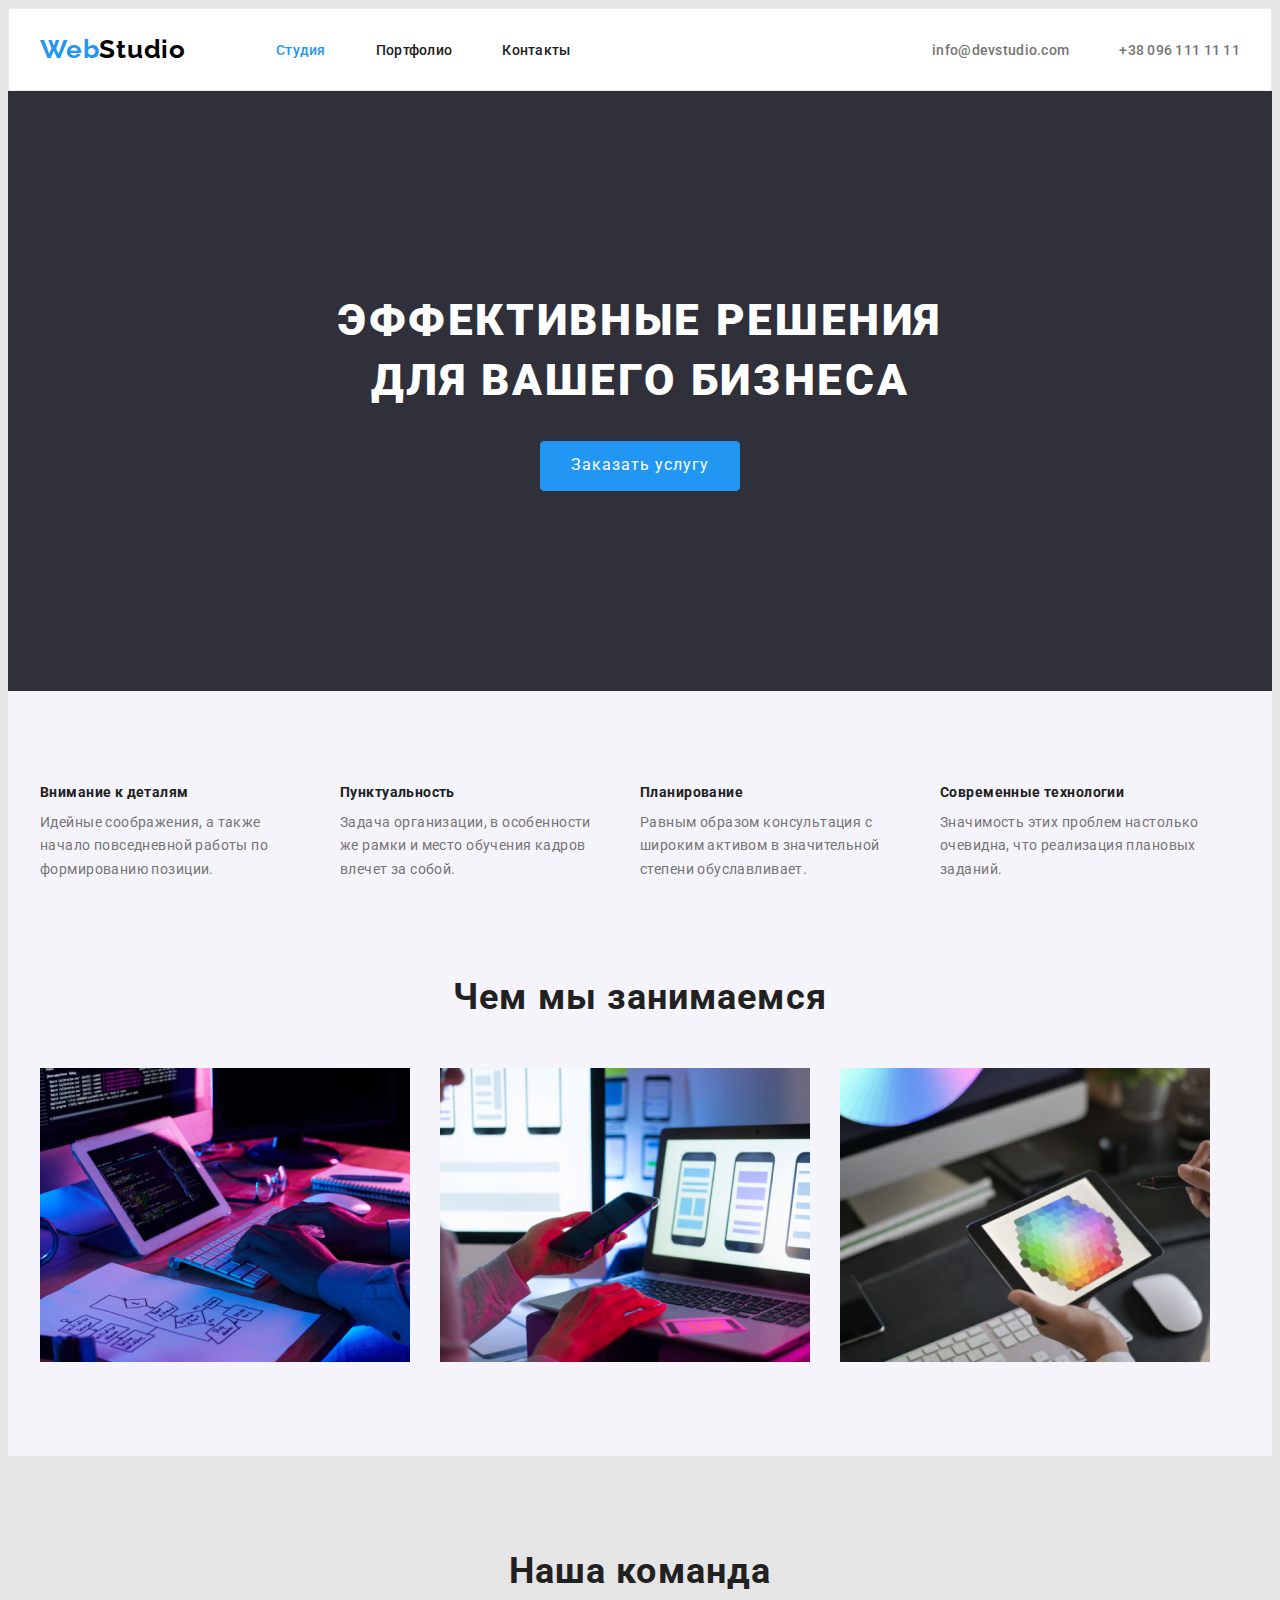
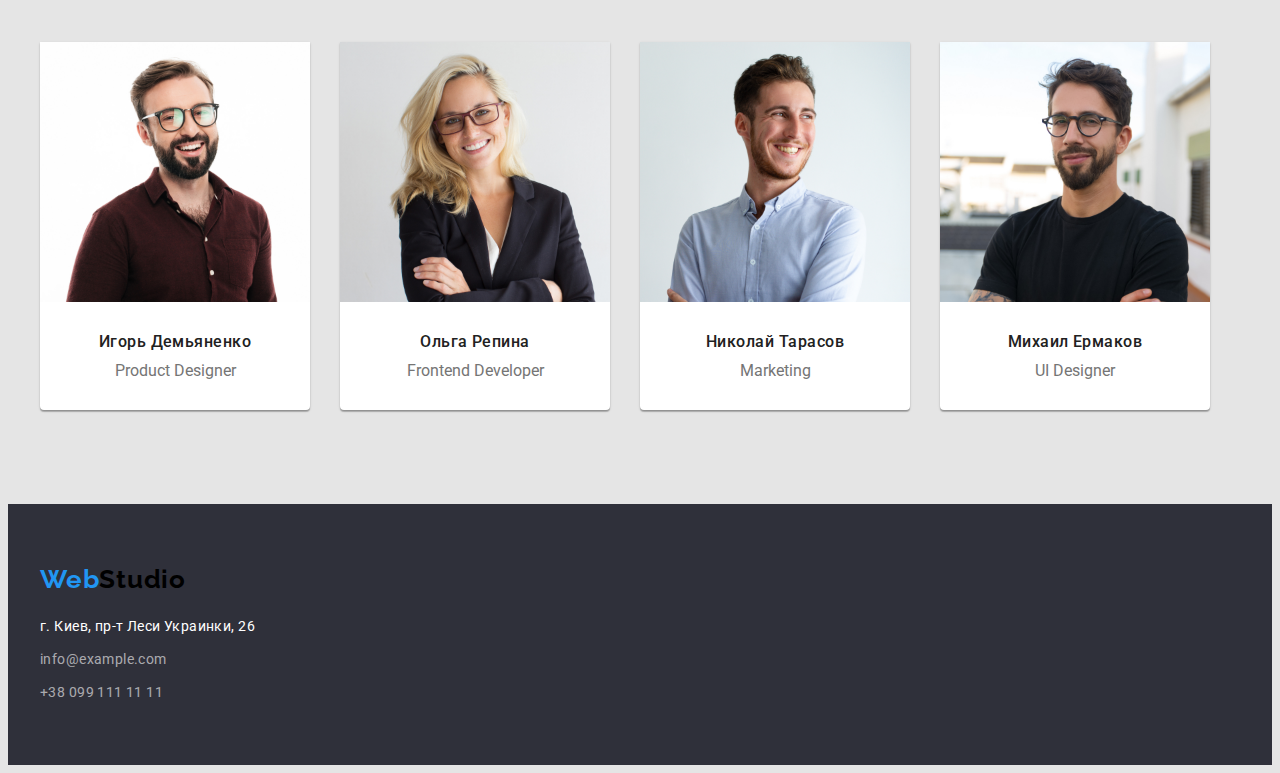
<file: index.html>
<!DOCTYPE html>
<html lang="ru">

<head>
    <meta charset="UTF-8">
    <meta http-equiv="X-UA-Compatible" content="IE=edge">
    <meta name="viewport" content="width=device-width, initial-scale=1.0">
    <title>Document</title>
   
    <link rel="preconnect" href="https://fonts.googleapis.com">
    <link rel="preconnect" href="https://fonts.gstatic.com" crossorigin>
    <link href="https://fonts.googleapis.com/css2?family=Raleway:wght@700&family=Roboto:wght@400;500;700;900&display=swap"
        rel="stylesheet">
    <link rel="preconnect" href="https://fonts.gstatic.com">

    <link rel="stylesheet" href="https://cdnjs.cloudflare.com/ajax/libs/modern-normalize/1.1.0/modern-normalize.min.css"
        integrity="sha512-wpPYUAdjBVSE4KJnH1VR1HeZfpl1ub8YT/NKx4PuQ5NmX2tKuGu6U/JRp5y+Y8XG2tV+wKQpNHVUX03MfMFn9Q=="
        crossorigin="anonymous" referrerpolicy="no-referrer" />
    <link rel="stylesheet" href="./css/styles.css">
</head>

<body>
    <header class="header">
        <div class="container header-connect">
            <nav class="header-nav">
                <a lang="en" href="/" class="logo">Web<span class="logo-studio">Studio</span></a>
    
                <ul class="header-list list">
                    <li class="header-item"><a class="header-link link  current" href="./index.html">Студия</a></li>
                    <li class="header-item"><a class="header-link link" href="./portfolio.html">Портфолио</a></li>
                    <li class="header-item"><a class="header-link link" href="">Контакты</a></li>
                </ul>
            </nav>
            <div class="header-connect">
                <ul class="auth-list list header-connect">
                    <li class="header-item"><a class="header-address link"
                            href="mailto:info@devstudio.com">info@devstudio.com</a></li>
                    <li class="header-item"><a class="header-address link" href="tel:+380961111111">+38 096 111 11 11</a>
                    </li>
                </ul>
            </div>
        </div>
    </header>

    <main>
        <!-- Герой -->
    
            <section class="hero-section overlay">
                <div class="container">
                    <h1 class="hero-title">Эффективные решения<br /> для вашего бизнеса</h1>
                    <button type="button" class="button hero-button">Заказать услугу</button>
                </div>
            </section>
        

        <!-- Преимущества -->

        <section class="section feature-section">
          <div class="container"> 
                <h2 class="visually-hidden">Преимущества</h2>
                <ul class="feature-list list">
                    <li class="feature-item">
                        <h3 class="title feature-pre-title">Внимание к деталям</h3>
                        <p class="section-text feature-text">Идейные соображения, а также начало повседневной работы по формированию позиции.</p>
                    </li>
                    <li class="feature-item">
                        <h3 class="title feature-pre-title">Пунктуальность</h3>
                        <p class="section-text feature-text">Задача организации, в особенности же рамки и место обучения кадров влечет за собой.</p>
                    </li>
                    <li class="feature-item">
                        <h3 class="title feature-pre-title">Планирование</h3>
                        <p class="section-text feature-text">Равным образом консультация с широким активом в значительной степени обуславливает.</p>
                    </li>
                    <li class="feature-item">
                        <h3 class="title feature-pre-title">Современные технологии</h3>
                        <p class="section-text feature-text">Значимость этих проблем настолько очевидна, что реализация плановых заданий.</p>
                    </li>
                </ul>
          </div>
        </section>

        <!-- примеры работ -->

        <section class="section">
            <div class="container">
                <h2 class="section-title container-title">Чем мы занимаемся</h2>
                <ul class="about-list list">
                    <li class="about-item"><a class="about-link link" href=""><img src="./img/box-1.png" alt="работа-1" width="370"></a></li>
                    <li class="about-item"><a class="about-link link" href=""><img src="./img/box-2.png" alt="работа-2" width="370"></a></li>
                    <li class="about-item"><a class="about-link link" href=""><img src="./img/box-3.png" alt="работа-3" width="370"></a></li>
                </ul>
            </div>
        </section>

        <!-- Команда -->
        <section class="section section-command">
            <div class="container">
                <h2 class="section-title command-title">Наша команда</h2>
                <ul class="command-list list">
                    <li class="command-item">
                        <a class="command-link link" href=""><img src="./img/img.jpg" alt="team-1" width="270"></a>
                        <div class="command-item-description">
                            <h3 class="title command-title-name">Игорь Демьяненко</h3>
                            <p class="text-command" lang="en">Product Designer</p>
                        </div>
                    </li>
                    <li class="command-item">
                        <a class="command-link link" href=""><img src="./img/img(1).jpg" alt="team-2" width="270"></a>
                        <div class="command-item-description">
                            <h3 class="title command-title-name">Ольга Репина</h3>
                            <p class="text-command" lang="en">Frontend Developer</p>
                        </div>
                    </li>
                    <li class="command-item">
                        <a class="command-link link" href=""><img src="./img/img(2).jpg" alt="team-3" width="270"></a>
                        <div class="command-item-description">
                            <h3 class="title command-title-name">Николай Тарасов</h3>
                            <p class="text-command" lang="en">Marketing</p>
                        </div>
                    </li>
                    <li class="command-item">
                        <a class="command-link link" href=""><img src="./img/img(3).jpg" alt="team-4" width="270"></a>
                        <div class="command-item-description">
                            <h3 class="title command-title-name">Михаил Ермаков</h3>
                            <p class="text-command" lang="en">UI Designer</p>
                        </div>
                    </li>
                </ul>
            </div>
        </section>
    </main>

    <footer class="footer">
        <div class="container footer-container">
            <a lang="en" href="/" class="logo footer-logo">Web<span class="logo-studio">Studio</span></a>
            <address>
                <ul class="footer-list list">
                    <li><a class="address-list link" href="">г. Киев, пр-т Леси Украинки, 26</a></li>
                    <li><a class="address link" href="mailto:info@example.com">info@example.com</a></li>
                    <li><a class="address address-tel link" href="tel:+380991111111">+38 099 111 11 11</a></li>
                </ul>
            </address>
        </div>
    </footer>
    

</body>

</html>
</file>
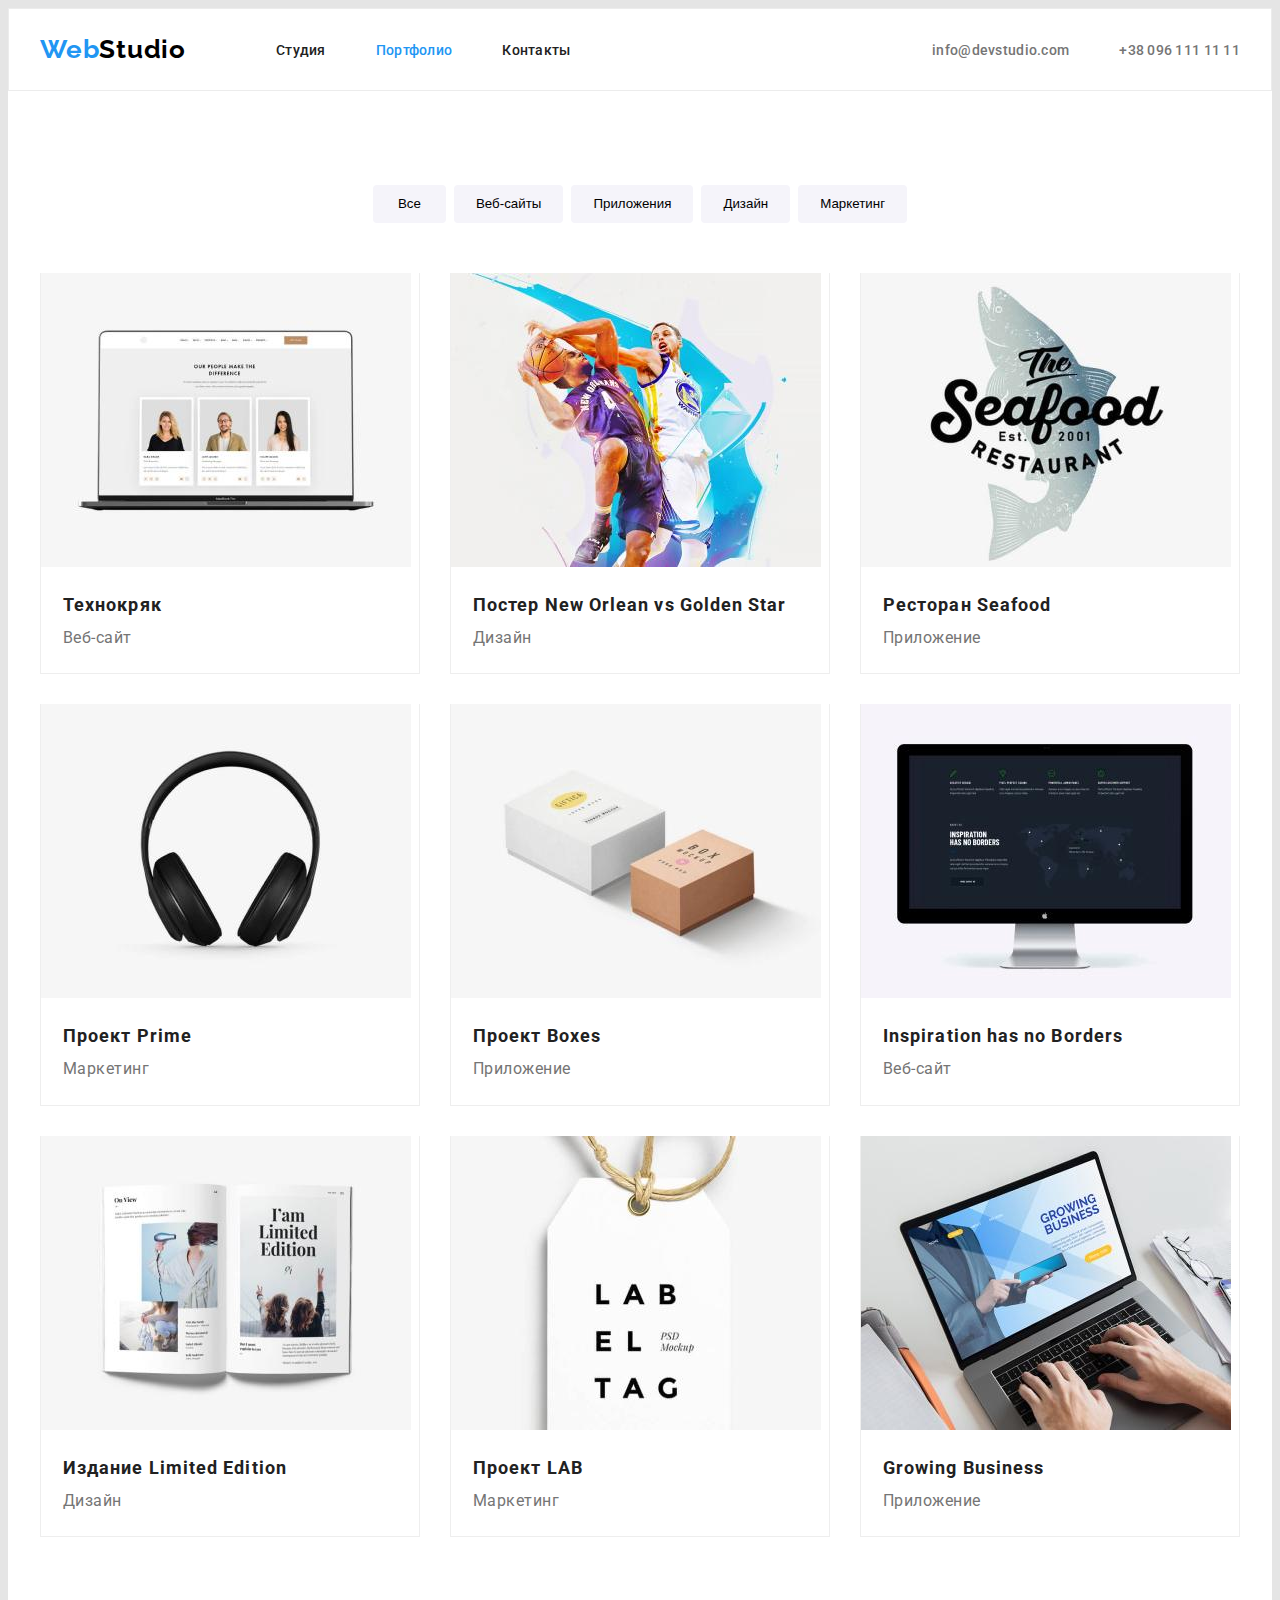
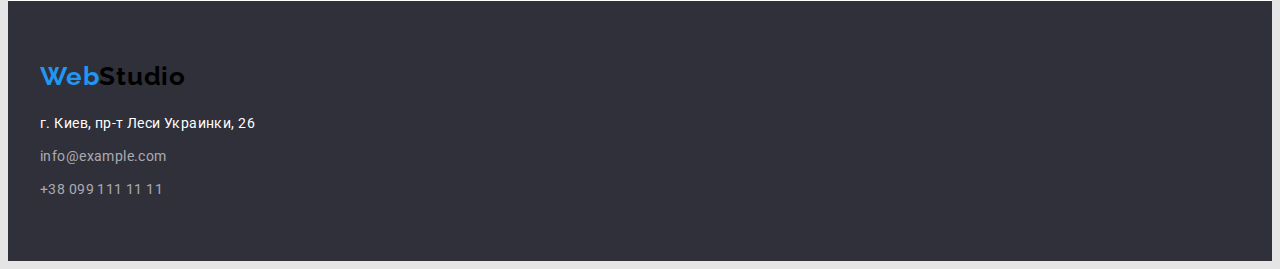
<file: portfolio.html>
<!DOCTYPE html>
<html lang="ru">

<head>
    <meta charset="UTF-8">
    <meta http-equiv="X-UA-Compatible" content="IE=edge">
    <meta name="viewport" content="width=device-width, initial-scale=1.0">
    <title>Document</title>
    
    <link rel="preconnect" href="https://fonts.googleapis.com">
    <link rel="preconnect" href="https://fonts.gstatic.com" crossorigin>
    <link href="https://fonts.googleapis.com/css2?family=Raleway:wght@700&family=Roboto:wght@400;500;700;900&display=swap"
        rel="stylesheet">
    <link rel="preconnect" href="https://fonts.gstatic.com">
    
    <link rel="stylesheet" href="https://cdnjs.cloudflare.com/ajax/libs/modern-normalize/1.1.0/modern-normalize.min.css"
        integrity="sha512-wpPYUAdjBVSE4KJnH1VR1HeZfpl1ub8YT/NKx4PuQ5NmX2tKuGu6U/JRp5y+Y8XG2tV+wKQpNHVUX03MfMFn9Q=="
        crossorigin="anonymous" referrerpolicy="no-referrer" />
    <link rel="stylesheet" href="./css/styles.css">
</head>

<body>
    <header class="header">
        <div class="container header-connect">
            <nav class="header-nav">
                <a lang="en" href="/" class="logo">Web<span class="logo-studio">Studio</span></a>

                <ul class="header-list list">
                    <li class="header-item"><a class="header-link link" href="./index.html">Студия</a></li>
                    <li class="header-item"><a class="header-link link current" href="./portfolio.html">Портфолио</a></li>
                    <li class="header-item"><a class="header-link link" href="">Контакты</a></li>
                </ul>
            </nav>
                <div class="header-connect">
                    <ul class="auth-list list header-connect">
                        <li class="header-item"><a class="header-address link" href="mailto:info@devstudio.com">info@devstudio.com</a></li>
                        <li class="header-item"><a class="header-address link" href="tel:+380961111111">+38 096 111 11 11</a></li>
                    </ul>
                </div>
        </div>
    </header>
    <main>
        <section class="section portfolio-section">
            <div class="container menu-container">
                <h1 class="visually-hidden">Портфолио</h1>
                <nav>
                    <ul class="menu-list list">
                        <li class="menu-item"><button type="button" class="button-second link">Все</button></li>
                        <li class="menu-item"><button type="button" class="button-second">Веб-сайты</button></li>
                        <li class="menu-item"><button type="button" class="button-second">Приложения</button></li>
                        <li class="menu-item"><button type="button" class="button-second">Дизайн</button></li>
                        <li class="menu-item"><button type="button" class="button-second">Маркетинг</button></li>
                    </ul>
                </nav>
            </div>
            <div class="container">
            <ul class="portfolio-list list">
                <li class="portfolio-item">
                    <a class="portfolio-link link" href="">
                        <img src="./img/portfolio-1.jpg" alt="Ноутбук" width="370" height="294">
                        <div class="portfolio-item-description">
                            <h2 class="section-title-second">Технокряк</h2>
                            <p class="section-text-second portfolio-text-second">Веб-сайт</p>
                        </div>
                    </a>
                </li>
                <li class="portfolio-item">
                    <a class="portfolio-link link" href="">
                        <img src="./img/portfolio-2.jpg" alt="Баскетбол" width="370" height="294">
                        <div class="portfolio-item-description">
                            <h2 class="section-title-second">Постер New Orlean vs Golden Star</h2>
                            <p class="section-text-second portfolio-text-second">Дизайн</p>
                        </div>
                    </a>
                </li>
                <li class="portfolio-item">
                    <a class="portfolio-link link" href="">
                        <img src="./img/portfolio-3.jpg" alt="Ресторан" width="370" height="294">
                        <div class="portfolio-item-description">
                            <h2 class="section-title-second">Ресторан Seafood</h2>
                            <p class="section-text-second portfolio-text-second">Приложение</p>
                        </div>
                    </a>
                </li>
                <li class="portfolio-item">
                    <a class="portfolio-link link" href="">
                        <img src="./img/portfolio-4.jpg" alt="Наушники" width="370" height="294">
                        <div class="portfolio-item-description">
                            <h2 class="section-title-second">Проект Prime</h2>
                            <p class="section-text-second portfolio-text-second">Маркетинг</p>
                        </div>
                    </a>
                </li>
                <li class="portfolio-item">
                    <a class="portfolio-link link" href="">
                        <img src="./img/portfolio-5.jpg" alt="Боксы" width="370" height="294">
                        <div class="portfolio-item-description">
                            <h2 class="section-title-second">Проект Boxes</h2>
                            <p class="section-text-second portfolio-text-second">Приложение</p>
                        </div>
                    </a>
                </li>
                <li class="portfolio-item">
                    <a class="portfolio-link link" href="">
                        <img src="./img/portfolio-6.jpg" alt="Монитор" width="370" height="294">
                        <div class="portfolio-item-description">
                            <h2 class="section-title-second">Inspiration has no Borders</h2>
                            <p class="section-text-second portfolio-text-second">Веб-сайт</p>
                        </div>
                    </a>
                </li>
                <li class="portfolio-item">
                    <a class="portfolio-link link" href="">
                        <img src="./img/portfolio-7.jpg" alt="Издание" width="370" height="294">
                        <div class="portfolio-item-description">
                            <h2 class="section-title-second">Издание Limited Edition</h2>
                            <p class="section-text-second portfolio-text-second">Дизайн</p>
                        </div>
                    </a>
                </li>
                <li class="portfolio-item">
                    <a class="portfolio-link link" href="">
                        <img src="./img/portfolio-8.jpg" alt="Лейбл" width="370" height="294">
                        <div class="portfolio-item-description">
                            <h2 class="section-title-second">Проект LAB</h2>
                            <p class="section-text-second portfolio-text-second">Маркетинг</p>
                        </div>
                    </a>
                </li>
                <li class="portfolio-item">
                    <a class="portfolio-link link" href="">
                        <img src="./img/portfolio-9.jpg" alt="Работа за ноутбуком" width="370" height="294">
                        <div class="portfolio-item-description">
                            <h2 class="section-title-second">Growing Business</h2>
                            <p class="section-text-second portfolio-text-second">Приложение</p>
                        </div>
                    </a>
                </li>
            </ul>
            </div>
        </section>
    </main>


    <footer class="footer">
        <div class="container footer-container">
            <a lang="en" href="/" class="logo footer-logo">Web<span class="logo-studio">Studio</span></a>
            <address>
                <ul class="footer-list list">
                    <li><a class="address-list link" href="">г. Киев, пр-т Леси Украинки, 26</a></li>
                    <li><a class="address link" href="mailto:info@example.com">info@example.com</a></li>
                    <li><a class="address address-tel link" href="tel:+380991111111">+38 099 111 11 11</a></li>
                </ul>
            </address>
        </div>
    </footer>

</body>

</html>
</file>
<file: css/styles.css>
:root {
  --primary-text-color: #757575;
  --title-text-color: #212121;
  --accent-color: #2196f3;
  --primary-title-color: #ffffff;
  --button-color: #212121;
}

p,
h1,
h2,
h3,
h4,
h5,
h6 {
  margin: 0;
}

ul {
  margin: 0;
  padding: 0;
  list-style: none;
}

button {
  cursor: pointer;
}

.link {
  text-decoration: none;
}

img {
  display: block;
  max-width: 100%;
}

body {
  background-color: #e5e5e5;
  color: var(--primary-text-color);

  font-family: "Roboto", sans-serif;
}

.container {
  width: 1200px;
  padding-left: 15px;
  padding-right: 15px;
  margin: 0 auto;
}

.visually-hidden {
  position: absolute;
  white-space: nowrap;
  width: 1px;
  height: 1px;
  overflow: hidden;
  border: 0;
  padding: 0;
  clip: rect(0 0 0 0);
  clip-path: inset(50%);
  margin: -1px;
}

.list {
  list-style: none;
}
.link {
  text-decoration: none;
}

.logo {
  color: var(--accent-color);

  font-family: "Raleway", sans-serif;
  font-weight: 700;
  font-size: 26px;
  line-height: 1.19;
  letter-spacing: 0.03em;
  text-decoration: none;
}
.logo-studio {
  color: #000000;
}

/* Header */

.portfolio-list {
  display: flex;
  flex-wrap: wrap;
  margin-right: -30px;
  margin-bottom: -30px;
}

.portfolio-item {
  flex-basis: calc(100% / 3 - 30px);
  margin-right: 30px;
  margin-bottom: 30px;
}

.portfolio-item:nth-child(3n) {
  margin-right: 0;
}

.portfolio-item:nth-last-child(-n + 3) {
  margin-bottom: 0;
}

.portfolio-item {
  background: #ffffff;
  border-bottom: 1px solid #eeeeee;
  border-left: 1px solid #eeeeee;
  border-right: 1px solid #eeeeee;
  box-sizing: border-box;
}

.portfolio-item-description {
  padding-top: 20px;
  padding-bottom: 20px;
  padding-left: 22px;
}

.header {
  padding-top: 25px;
  padding-bottom: 25px;
  border: 1px solid #ececec;
  background-color: #ffffff;
}

.header-link {
  font-weight: 500;
  font-size: 14px;
  line-height: 1.14;
  letter-spacing: 0.02em;

  color: var(--title-text-color);
}

.header-link:hover,
.header-link:focus {
  color: var(--accent-color);
}

.header-nav .link.current {
  color: var(--accent-color);
}

.header-connect {
  display: flex;
}

.header-connect {
  margin-left: auto;
  align-items: center;
}

.header-nav {
  display: flex;
  align-items: center;
}

.logo-studio {
  margin-right: 90px;
}

.header-item:not(:last-child) {
  margin-right: 50px;
}

.header-list {
  display: flex;
}

/* auth-list */

.header-address {
  color: var(--primary-text-color);

  font-weight: 500;
  font-size: 14px;
  line-height: 1.14;
  letter-spacing: 0.02em;
}

.header-address:focus,
.header-address:hover {
  color: var(--accent-color);
}

/* Герой */

.hero-section {
  padding-top: 200px;
  padding-bottom: 200px;
  background: #2f303a;
}

.hero-title {
  font-weight: 900;
  font-size: 44px;
  line-height: 1.36;
  text-align: center;
  letter-spacing: 0.06em;
  text-transform: uppercase;

  color: var(--primary-title-color);
  margin-bottom: 30px;
}

.hero-button {
  display: block;
  margin: 0 auto;
}

/* section */

.section-title {
  color: var(--title-text-color);

  font-weight: 700;
  font-size: 36px;
  line-height: 1.17;
  text-align: center;
  letter-spacing: 0.03em;
}
.section-title-second {
  font-weight: bold;
  font-size: 18px;
  line-height: 2;
  letter-spacing: 0.06em;

  color: var(--title-text-color);
  width: 322px;
}
.section-text {
  font-size: 14px;
  line-height: 1.7;
  letter-spacing: 0.03em;

  color: var(--primary-text-color);
}
.section-text-command {
  font-size: 16px;
  line-height: 1.19;
  letter-spacing: 0.03em;

  color: var(--primary-text-color);
}
.section-text-second {
  font-size: 16px;
  line-height: 1.9;
  letter-spacing: 0.03em;

  color: var(--primary-text-color);
  width: 322px;
}
/* feature */

.feature-list .title {
  color: var(--title-text-color);

  font-weight: 700;
  font-size: 14px;
  line-height: 1.14;
  letter-spacing: 0.03em;
}

.section {
  padding-top: 94px;
  padding-bottom: 94px;
  background: #f5f4fa;
}

.portfolio-section {
  background-color: #ffffff;
}

.feature-section {
  background: #f5f4fa;
  padding-bottom: 0;
}

.feature-list {
  display: flex;
  flex-wrap: wrap;
}

.feature-item:not(:first-child) {
  margin-left: 30px;
}

.feature-pre-title {
  margin-bottom: 10px;
}

.feature-text {
  width: 270px;
}

/* about */

.about-list {
  display: flex;
  flex-wrap: wrap;
}

.about-item:not(:first-child) {
  margin-left: 30px;
}

.container-title {
  margin-bottom: 50px;
}

/* command */

.command-list .title {
  color: var(--title-text-color);

  font-weight: 500;
  font-size: 16px;
  line-height: 1.2;
  letter-spacing: 0.03em;
}

.command-list {
  display: flex;
  flex-wrap: wrap;
}

.command-item:not(:first-child) {
  margin-left: 30px;
}

.command-item {
  background: #ffffff;

  box-shadow: 0px 1px 3px rgba(0, 0, 0, 0.12), 0px 1px 1px rgba(0, 0, 0, 0.14),
    0px 2px 1px rgba(0, 0, 0, 0.2);
  border-radius: 0px 0px 4px 4px;
}

.command-title {
  margin-bottom: 50px;
  padding-top: 94px;
}

.command-title-name {
  margin-bottom: 10px;
  text-align: center;
}

.text-command {
  text-align: center;
}

.command-item-description {
  padding-top: 30px;
  padding-bottom: 30px;
}

.section-command {
  background: #e5e5e5;
  padding-top: 0;
}

/* Button */

.button {
  color: var(--primary-title-color);
  background-color: var(--accent-color);

  font-family: inherit;
  font-size: 16px;
  line-height: 1.9;
  letter-spacing: 0.06em;

  min-width: 200px;
  height: 50px;
  border: 1px solid var(--accent-color);
  border-radius: 4px;
}
.button:hover,
.button:focus {
  box-shadow: 0px 4px 4px rgba(0, 0, 0, 0.15);
}

.button-second link {
  font-weight: 500;
  font-size: 16px;
  line-height: 1.63;
  letter-spacing: 0.03em;

  color: var(--button-color);
}

.button-second:focus,
.button-second:hover {
  color: var(--primary-title-color);
  background-color: var(--accent-color);
}

.menu-list {
  display: flex;
  justify-content: center;
  margin-bottom: 50px;
}

.button-second {
  display: block;
  margin: 0 auto;
  background: #f5f4fa;
  border: 1px;
  min-width: 73px;
  height: 38px;
  padding: 6px 22px;
  border-radius: 4px;
}

.menu-item:not(:last-child) {
  margin-right: 8px;
}

/* footer */

.footer {
  background: #2f303a;
}

.address-list {
  color: var(--primary-title-color);

  font-style: normal;
  font-weight: 400;
  font-size: 14px;
  line-height: 1.7;
  letter-spacing: 0.03em;
}

.address {
  color: rgba(255, 255, 255, 0.6);

  font-style: normal;
  font-weight: 400;
  font-size: 14px;
  line-height: 1.7;
  letter-spacing: 0.03em;

  display: block;
  margin-bottom: 9px;
}

.address-tel {
  margin-bottom: 0;
}

.footer-container {
  padding-top: 60px;
  padding-bottom: 60px;
  display: block;
}

.footer-logo {
  display: block;
  margin-bottom: 20px;
}

.address-list {
  display: block;
  margin-bottom: 9px;
}
</file>
